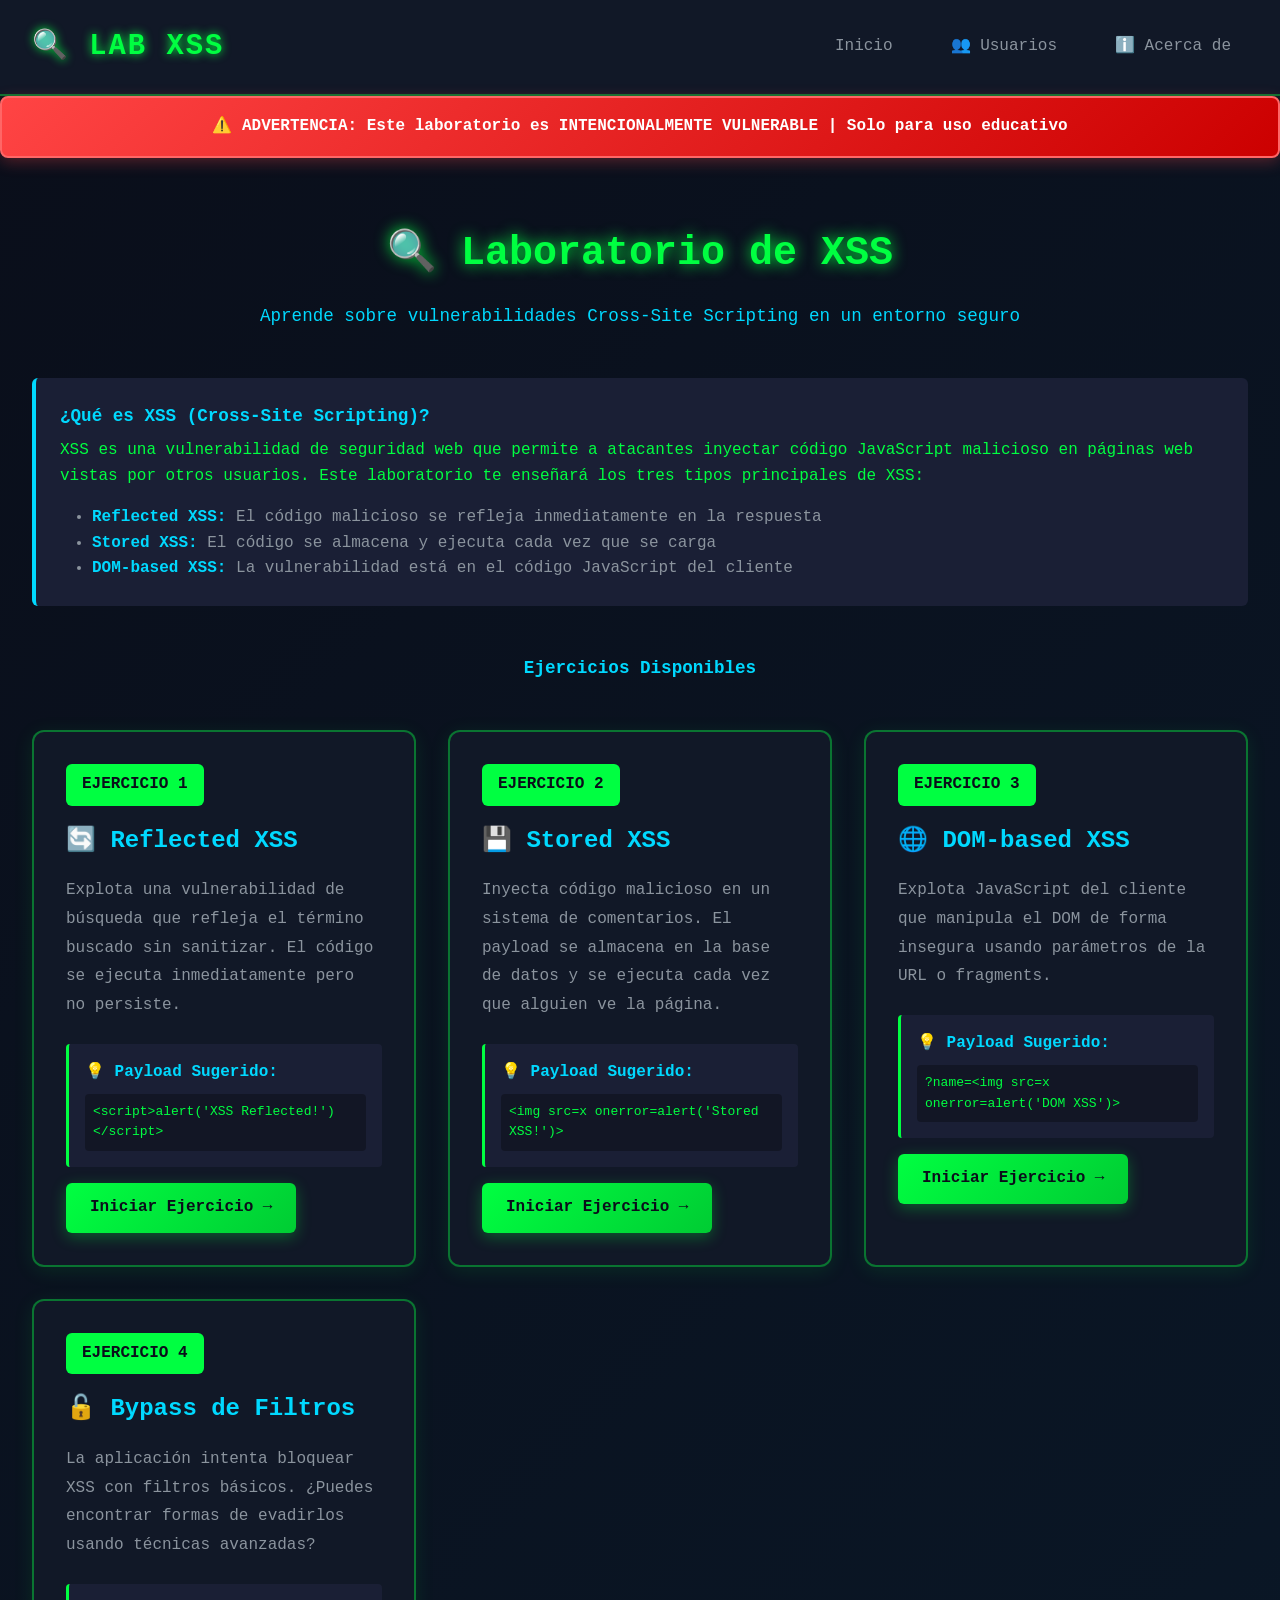
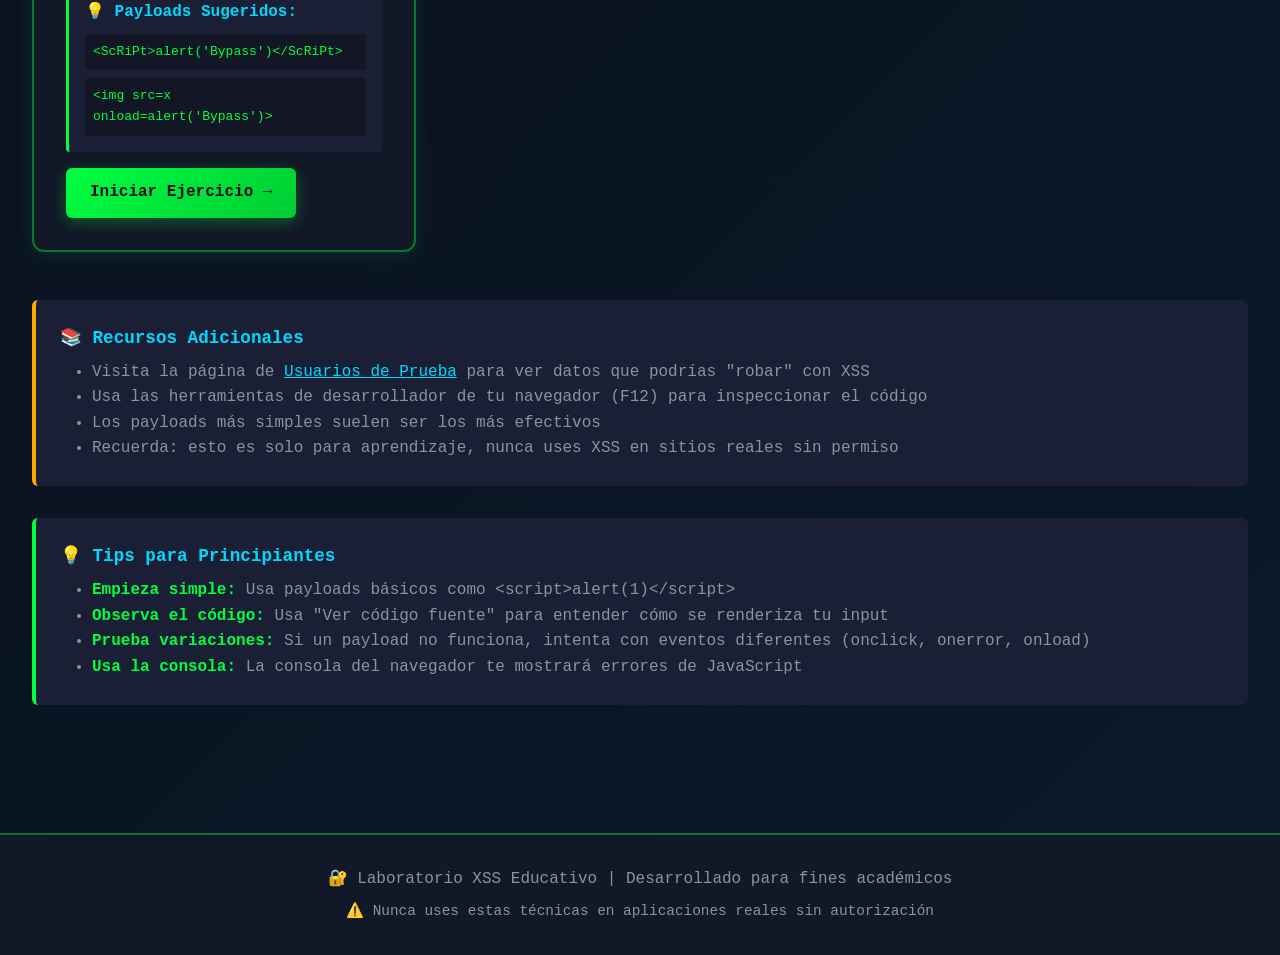
<file: templates/index.html>
<!DOCTYPE html>
<html lang="es">
<head>
    <meta charset="UTF-8">
    <meta name="viewport" content="width=device-width, initial-scale=1.0">
    <title>🔍 Laboratorio XSS - Inicio</title>
    <link rel="stylesheet" href="/static/style.css">
</head>
<body>
    <!-- Header -->
    <header class="header">
        <div class="header-content">
            <a href="/" class="logo">🔍 LAB XSS</a>
            <nav>
                <ul class="nav">
                    <li><a href="/">Inicio</a></li>
                    <li><a href="/users">👥 Usuarios</a></li>
                    <li><a href="/about">ℹ️ Acerca de</a></li>
                </ul>
            </nav>
        </div>
    </header>

    <!-- Warning Banner -->
    <div class="warning-banner">
        ⚠️ ADVERTENCIA: Este laboratorio es INTENCIONALMENTE VULNERABLE | Solo para uso educativo
    </div>

    <!-- Main Content -->
    <div class="container">
        <h1 class="page-title animate-glow">🔍 Laboratorio de XSS</h1>
        <p class="page-subtitle">Aprende sobre vulnerabilidades Cross-Site Scripting en un entorno seguro</p>

        <!-- Introduction -->
        <div class="info-box">
            <div class="info-title">¿Qué es XSS (Cross-Site Scripting)?</div>
            <p>XSS es una vulnerabilidad de seguridad web que permite a atacantes inyectar código JavaScript malicioso en páginas web vistas por otros usuarios. Este laboratorio te enseñará los tres tipos principales de XSS:</p>
            <ul style="margin-top: 1rem; margin-left: 2rem; color: #8b949e;">
                <li><strong style="color: #00d9ff;">Reflected XSS:</strong> El código malicioso se refleja inmediatamente en la respuesta</li>
                <li><strong style="color: #00d9ff;">Stored XSS:</strong> El código se almacena y ejecuta cada vez que se carga</li>
                <li><strong style="color: #00d9ff;">DOM-based XSS:</strong> La vulnerabilidad está en el código JavaScript del cliente</li>
            </ul>
        </div>

        <!-- Exercises Grid -->
        <h2 class="page-subtitle" style="margin-top: 3rem;">Ejercicios Disponibles</h2>
        <div class="exercise-grid">
            <!-- Exercise 1: Reflected XSS -->
            <div class="exercise-card">
                <span class="exercise-number">EJERCICIO 1</span>
                <h3 class="exercise-title">🔄 Reflected XSS</h3>
                <p class="exercise-description">
                    Explota una vulnerabilidad de búsqueda que refleja el término buscado sin sanitizar. 
                    El código se ejecuta inmediatamente pero no persiste.
                </p>
                <div class="exercise-payload">
                    <div class="payload-label">💡 Payload Sugerido:</div>
                    <code class="payload-code">&lt;script&gt;alert('XSS Reflected!')&lt;/script&gt;</code>
                </div>
                <a href="/reflected" class="btn">Iniciar Ejercicio →</a>
            </div>

            <!-- Exercise 2: Stored XSS -->
            <div class="exercise-card">
                <span class="exercise-number">EJERCICIO 2</span>
                <h3 class="exercise-title">💾 Stored XSS</h3>
                <p class="exercise-description">
                    Inyecta código malicioso en un sistema de comentarios. El payload se almacena en 
                    la base de datos y se ejecuta cada vez que alguien ve la página.
                </p>
                <div class="exercise-payload">
                    <div class="payload-label">💡 Payload Sugerido:</div>
                    <code class="payload-code">&lt;img src=x onerror=alert('Stored XSS!')&gt;</code>
                </div>
                <a href="/stored" class="btn">Iniciar Ejercicio →</a>
            </div>

            <!-- Exercise 3: DOM-based XSS -->
            <div class="exercise-card">
                <span class="exercise-number">EJERCICIO 3</span>
                <h3 class="exercise-title">🌐 DOM-based XSS</h3>
                <p class="exercise-description">
                    Explota JavaScript del cliente que manipula el DOM de forma insegura usando 
                    parámetros de la URL o fragments.
                </p>
                <div class="exercise-payload">
                    <div class="payload-label">💡 Payload Sugerido:</div>
                    <code class="payload-code">?name=&lt;img src=x onerror=alert('DOM XSS')&gt;</code>
                </div>
                <a href="/dom" class="btn">Iniciar Ejercicio →</a>
            </div>

            <!-- Exercise 4: Filter Bypass -->
            <div class="exercise-card">
                <span class="exercise-number">EJERCICIO 4</span>
                <h3 class="exercise-title">🔓 Bypass de Filtros</h3>
                <p class="exercise-description">
                    La aplicación intenta bloquear XSS con filtros básicos. ¿Puedes encontrar 
                    formas de evadirlos usando técnicas avanzadas?
                </p>
                <div class="exercise-payload">
                    <div class="payload-label">💡 Payloads Sugeridos:</div>
                    <code class="payload-code">&lt;ScRiPt&gt;alert('Bypass')&lt;/ScRiPt&gt;</code>
                    <code class="payload-code" style="margin-top: 0.5rem;">&lt;img src=x onload=alert('Bypass')&gt;</code>
                </div>
                <a href="/bypass" class="btn">Iniciar Ejercicio →</a>
            </div>
        </div>

        <!-- Additional Resources -->
        <div class="info-box warning" style="margin-top: 3rem;">
            <div class="info-title">📚 Recursos Adicionales</div>
            <ul style="margin-left: 2rem; color: #8b949e; margin-top: 0.5rem;">
                <li>Visita la página de <a href="/users" style="color: #00d9ff;">Usuarios de Prueba</a> para ver datos que podrías "robar" con XSS</li>
                <li>Usa las herramientas de desarrollador de tu navegador (F12) para inspeccionar el código</li>
                <li>Los payloads más simples suelen ser los más efectivos</li>
                <li>Recuerda: esto es solo para aprendizaje, nunca uses XSS en sitios reales sin permiso</li>
            </ul>
        </div>

        <!-- Tips Section -->
        <div class="info-box success" style="margin-top: 2rem;">
            <div class="info-title">💡 Tips para Principiantes</div>
            <ul style="margin-left: 2rem; color: #8b949e; margin-top: 0.5rem;">
                <li><strong style="color: #00ff41;">Empieza simple:</strong> Usa payloads básicos como &lt;script&gt;alert(1)&lt;/script&gt;</li>
                <li><strong style="color: #00ff41;">Observa el código:</strong> Usa "Ver código fuente" para entender cómo se renderiza tu input</li>
                <li><strong style="color: #00ff41;">Prueba variaciones:</strong> Si un payload no funciona, intenta con eventos diferentes (onclick, onerror, onload)</li>
                <li><strong style="color: #00ff41;">Usa la consola:</strong> La consola del navegador te mostrará errores de JavaScript</li>
            </ul>
        </div>
    </div>

    <!-- Footer -->
    <footer class="footer">
        <p>🔐 Laboratorio XSS Educativo | Desarrollado para fines académicos</p>
        <p style="margin-top: 0.5rem; font-size: 0.9rem;">⚠️ Nunca uses estas técnicas en aplicaciones reales sin autorización</p>
    </footer>

    <script>
        // Mensaje de bienvenida en consola
        console.log('%c🔍 Laboratorio XSS - Sistema Vulnerable', 'color: #00ff41; font-size: 20px; font-weight: bold;');
        console.log('%c⚠️  Este sistema es intencionalmente vulnerable para fines educativos', 'color: #ffaa00; font-size: 14px;');
        console.log('%c💡 Usa las herramientas de desarrollador para inspeccionar el código', 'color: #00d9ff; font-size: 12px;');
    </script>
</body>
</html>
</file>
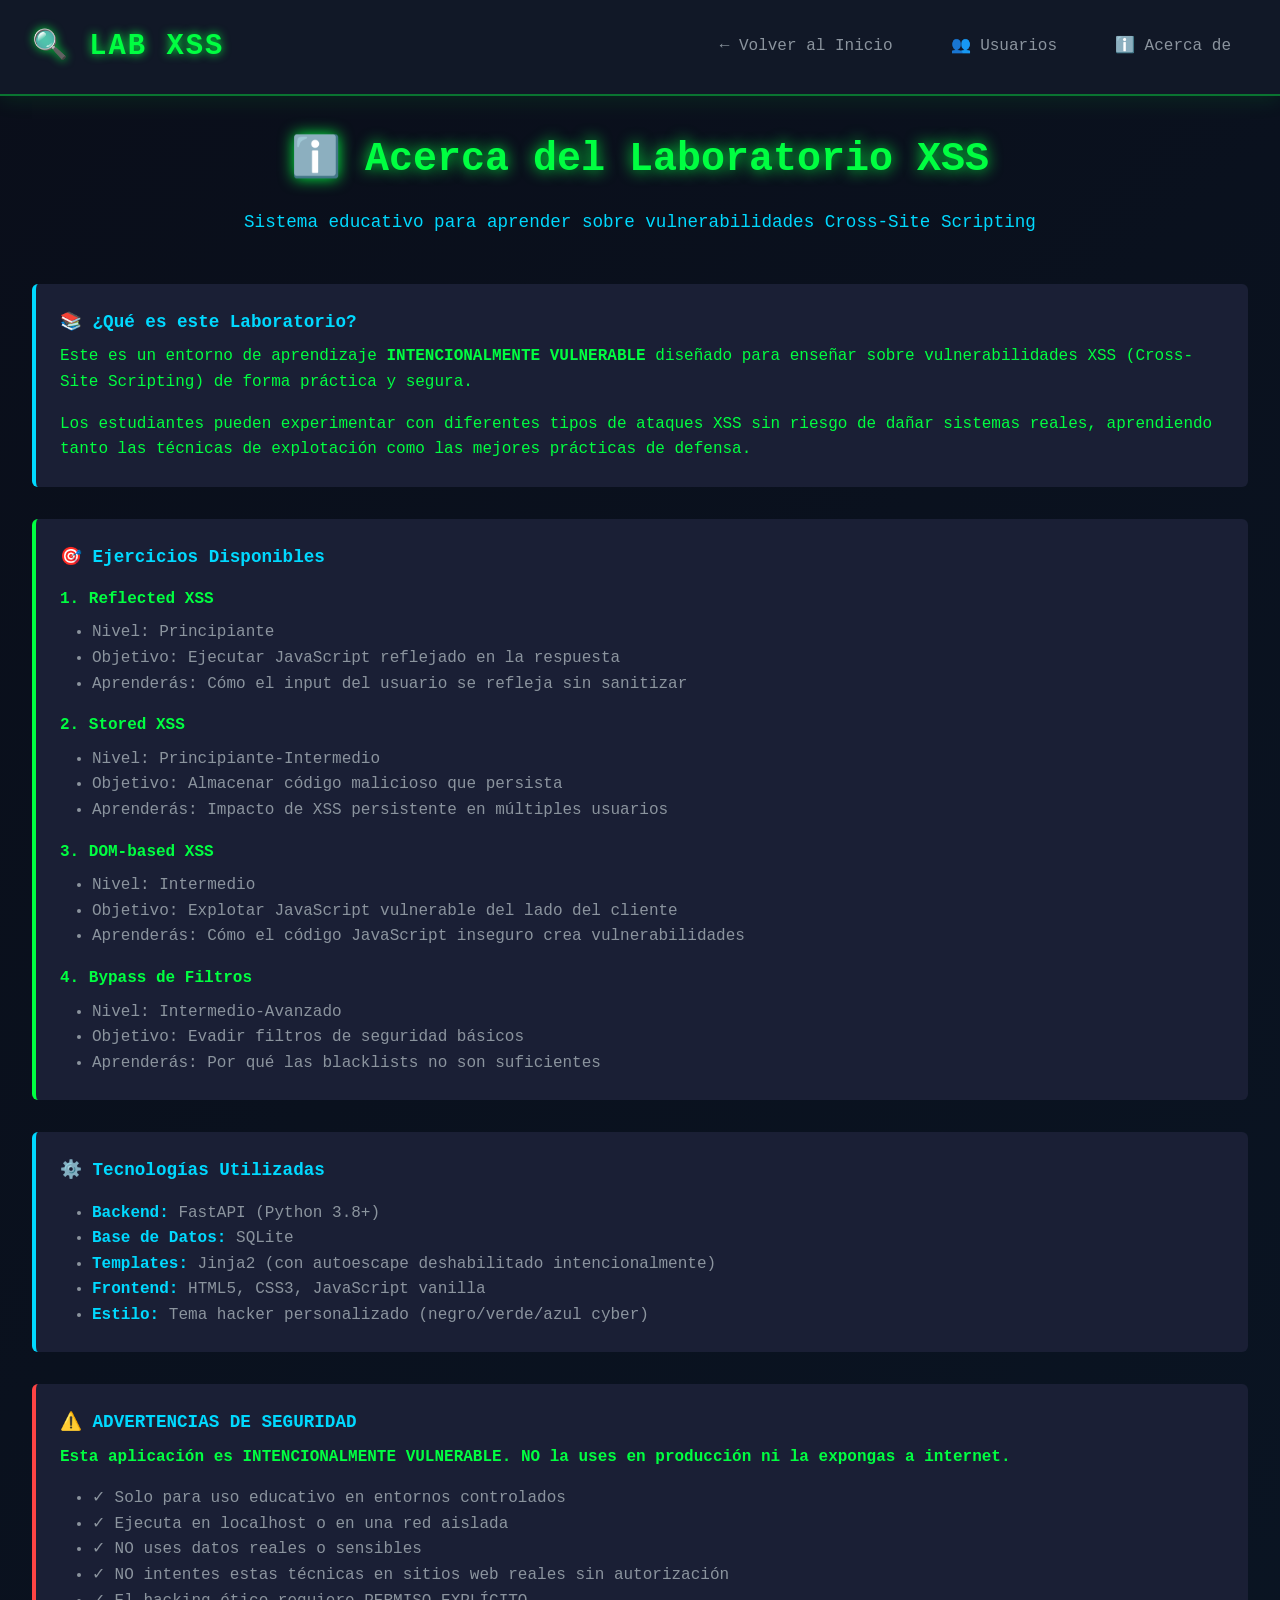
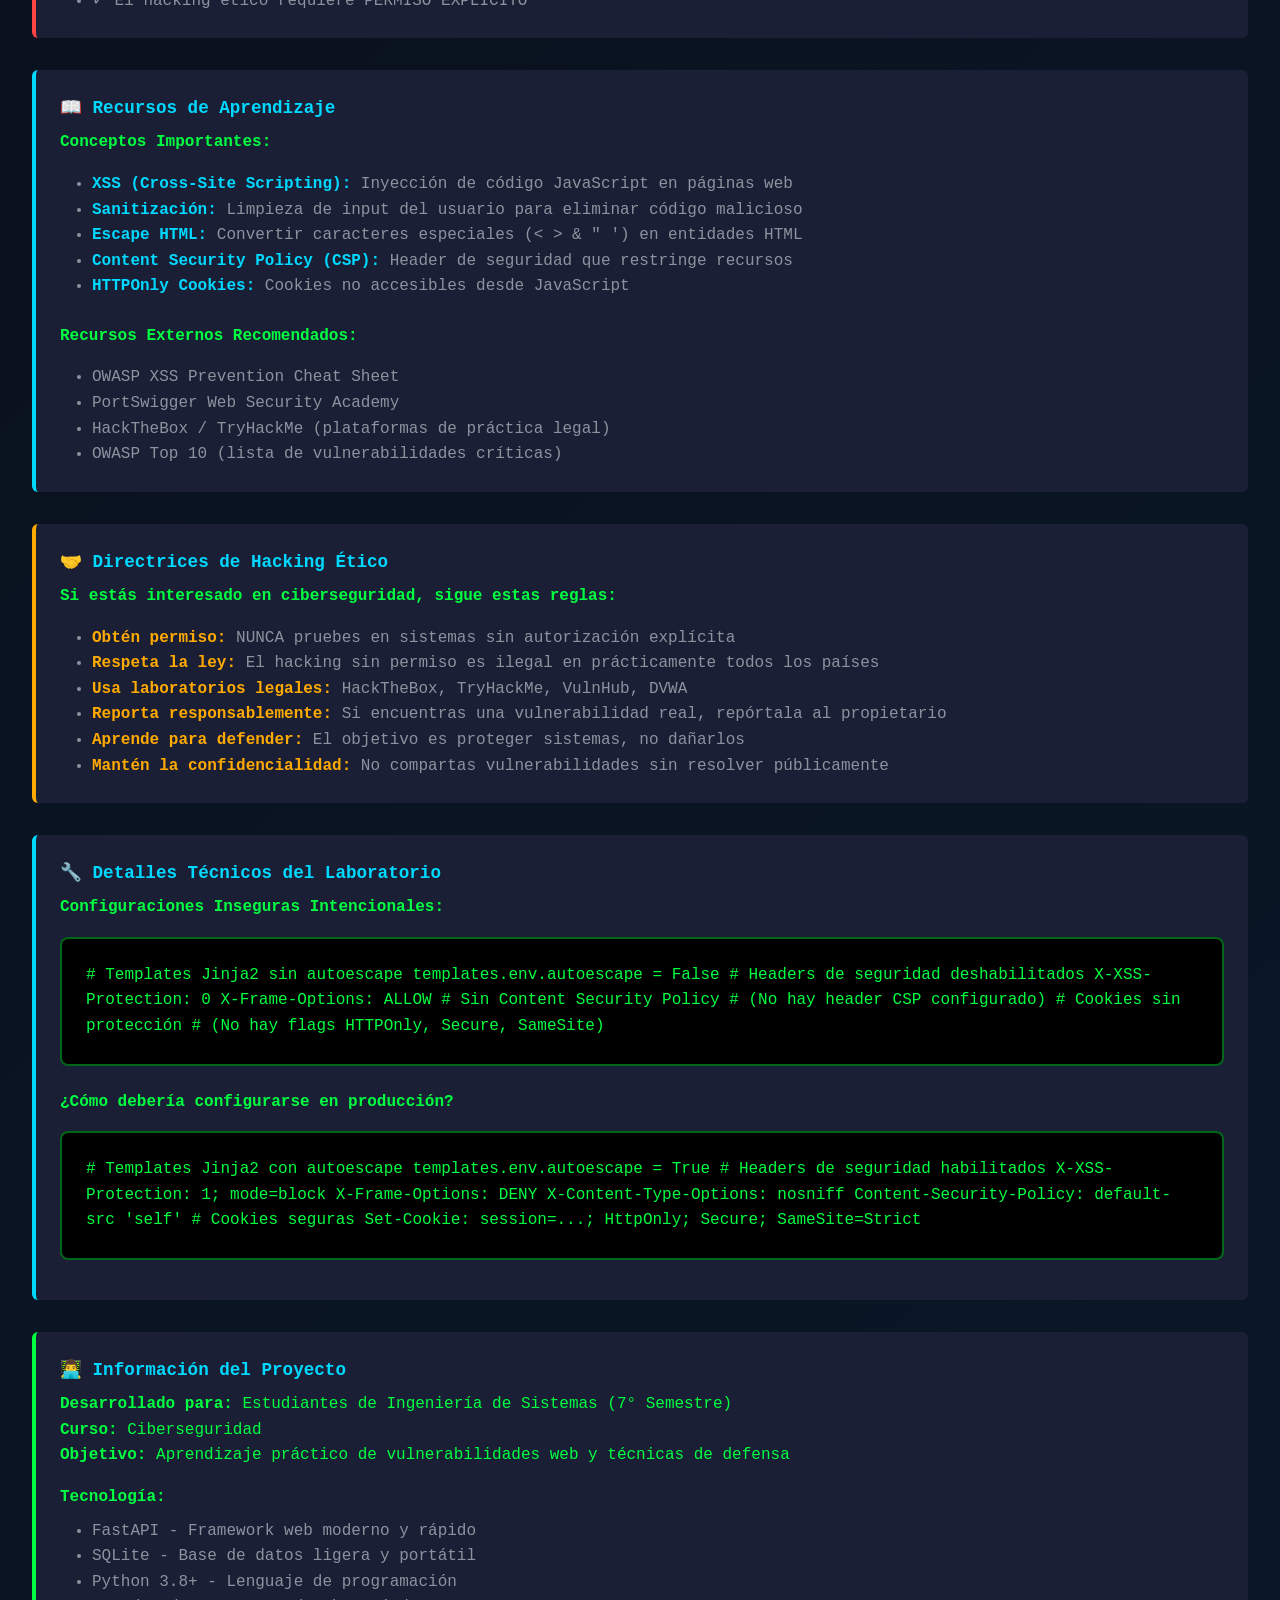
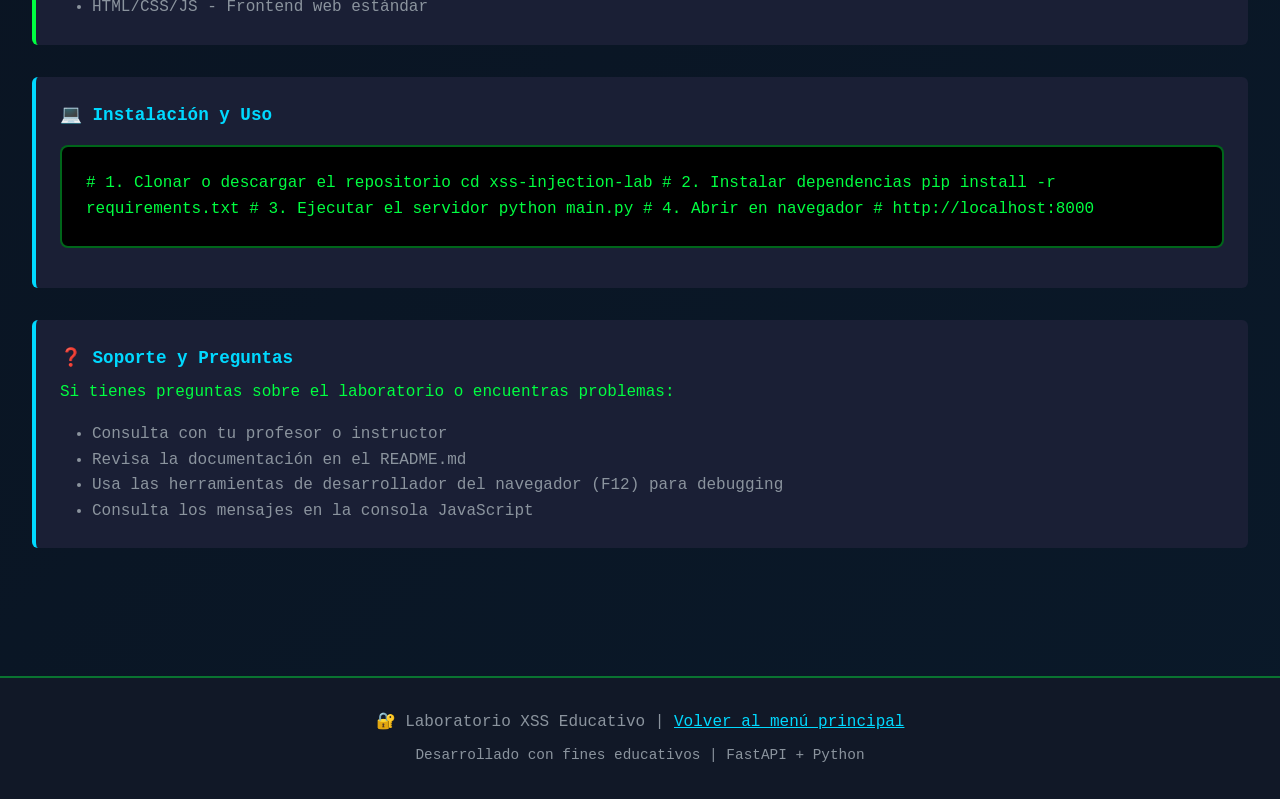
<file: templates/about.html>
<!DOCTYPE html>
<html lang="es">
<head>
    <meta charset="UTF-8">
    <meta name="viewport" content="width=device-width, initial-scale=1.0">
    <title>Acerca del Laboratorio</title>
    <link rel="stylesheet" href="/static/style.css">
</head>
<body>
    <!-- Header -->
    <header class="header">
        <div class="header-content">
            <a href="/" class="logo">🔍 LAB XSS</a>
            <nav>
                <ul class="nav">
                    <li><a href="/">← Volver al Inicio</a></li>
                    <li><a href="/users">👥 Usuarios</a></li>
                    <li><a href="/about">ℹ️ Acerca de</a></li>
                </ul>
            </nav>
        </div>
    </header>

    <div class="container">
        <h1 class="page-title">ℹ️ Acerca del Laboratorio XSS</h1>
        <p class="page-subtitle">Sistema educativo para aprender sobre vulnerabilidades Cross-Site Scripting</p>

        <!-- Overview -->
        <div class="info-box">
            <div class="info-title">📚 ¿Qué es este Laboratorio?</div>
            <p>Este es un entorno de aprendizaje <strong>INTENCIONALMENTE VULNERABLE</strong> diseñado para enseñar sobre vulnerabilidades XSS (Cross-Site Scripting) de forma práctica y segura.</p>
            <p style="margin-top: 1rem;">Los estudiantes pueden experimentar con diferentes tipos de ataques XSS sin riesgo de dañar sistemas reales, aprendiendo tanto las técnicas de explotación como las mejores prácticas de defensa.</p>
        </div>

        <!-- Exercises -->
        <div class="info-box success" style="margin-top: 2rem;">
            <div class="info-title">🎯 Ejercicios Disponibles</div>
            <div style="margin-top: 1rem;">
                <p><strong style="color: #00ff41;">1. Reflected XSS</strong></p>
                <ul style="margin-left: 2rem; color: #8b949e; margin-top: 0.5rem;">
                    <li>Nivel: Principiante</li>
                    <li>Objetivo: Ejecutar JavaScript reflejado en la respuesta</li>
                    <li>Aprenderás: Cómo el input del usuario se refleja sin sanitizar</li>
                </ul>

                <p style="margin-top: 1rem;"><strong style="color: #00ff41;">2. Stored XSS</strong></p>
                <ul style="margin-left: 2rem; color: #8b949e; margin-top: 0.5rem;">
                    <li>Nivel: Principiante-Intermedio</li>
                    <li>Objetivo: Almacenar código malicioso que persista</li>
                    <li>Aprenderás: Impacto de XSS persistente en múltiples usuarios</li>
                </ul>

                <p style="margin-top: 1rem;"><strong style="color: #00ff41;">3. DOM-based XSS</strong></p>
                <ul style="margin-left: 2rem; color: #8b949e; margin-top: 0.5rem;">
                    <li>Nivel: Intermedio</li>
                    <li>Objetivo: Explotar JavaScript vulnerable del lado del cliente</li>
                    <li>Aprenderás: Cómo el código JavaScript inseguro crea vulnerabilidades</li>
                </ul>

                <p style="margin-top: 1rem;"><strong style="color: #00ff41;">4. Bypass de Filtros</strong></p>
                <ul style="margin-left: 2rem; color: #8b949e; margin-top: 0.5rem;">
                    <li>Nivel: Intermedio-Avanzado</li>
                    <li>Objetivo: Evadir filtros de seguridad básicos</li>
                    <li>Aprenderás: Por qué las blacklists no son suficientes</li>
                </ul>
            </div>
        </div>

        <!-- Technologies -->
        <div class="info-box" style="margin-top: 2rem;">
            <div class="info-title">⚙️ Tecnologías Utilizadas</div>
            <ul style="margin-top: 1rem; margin-left: 2rem; color: #8b949e;">
                <li><strong style="color: #00d9ff;">Backend:</strong> FastAPI (Python 3.8+)</li>
                <li><strong style="color: #00d9ff;">Base de Datos:</strong> SQLite</li>
                <li><strong style="color: #00d9ff;">Templates:</strong> Jinja2 (con autoescape deshabilitado intencionalmente)</li>
                <li><strong style="color: #00d9ff;">Frontend:</strong> HTML5, CSS3, JavaScript vanilla</li>
                <li><strong style="color: #00d9ff;">Estilo:</strong> Tema hacker personalizado (negro/verde/azul cyber)</li>
            </ul>
        </div>

        <!-- Security Notice -->
        <div class="info-box danger" style="margin-top: 2rem;">
            <div class="info-title">⚠️ ADVERTENCIAS DE SEGURIDAD</div>
            <p><strong>Esta aplicación es INTENCIONALMENTE VULNERABLE. NO la uses en producción ni la expongas a internet.</strong></p>
            <ul style="margin-top: 1rem; margin-left: 2rem; color: #8b949e;">
                <li>✓ Solo para uso educativo en entornos controlados</li>
                <li>✓ Ejecuta en localhost o en una red aislada</li>
                <li>✓ NO uses datos reales o sensibles</li>
                <li>✓ NO intentes estas técnicas en sitios web reales sin autorización</li>
                <li>✓ El hacking ético requiere PERMISO EXPLÍCITO</li>
            </ul>
        </div>

        <!-- Learning Resources -->
        <div class="info-box" style="margin-top: 2rem;">
            <div class="info-title">📖 Recursos de Aprendizaje</div>
            <p><strong>Conceptos Importantes:</strong></p>
            <ul style="margin-top: 1rem; margin-left: 2rem; color: #8b949e;">
                <li><strong style="color: #00d9ff;">XSS (Cross-Site Scripting):</strong> Inyección de código JavaScript en páginas web</li>
                <li><strong style="color: #00d9ff;">Sanitización:</strong> Limpieza de input del usuario para eliminar código malicioso</li>
                <li><strong style="color: #00d9ff;">Escape HTML:</strong> Convertir caracteres especiales (&lt; &gt; &amp; " ') en entidades HTML</li>
                <li><strong style="color: #00d9ff;">Content Security Policy (CSP):</strong> Header de seguridad que restringe recursos</li>
                <li><strong style="color: #00d9ff;">HTTPOnly Cookies:</strong> Cookies no accesibles desde JavaScript</li>
            </ul>

            <p style="margin-top: 1.5rem;"><strong>Recursos Externos Recomendados:</strong></p>
            <ul style="margin-top: 1rem; margin-left: 2rem; color: #8b949e;">
                <li>OWASP XSS Prevention Cheat Sheet</li>
                <li>PortSwigger Web Security Academy</li>
                <li>HackTheBox / TryHackMe (plataformas de práctica legal)</li>
                <li>OWASP Top 10 (lista de vulnerabilidades críticas)</li>
            </ul>
        </div>

        <!-- Ethical Guidelines -->
        <div class="info-box warning" style="margin-top: 2rem;">
            <div class="info-title">🤝 Directrices de Hacking Ético</div>
            <p><strong>Si estás interesado en ciberseguridad, sigue estas reglas:</strong></p>
            <ul style="margin-top: 1rem; margin-left: 2rem; color: #8b949e;">
                <li><strong style="color: #ffaa00;">Obtén permiso:</strong> NUNCA pruebes en sistemas sin autorización explícita</li>
                <li><strong style="color: #ffaa00;">Respeta la ley:</strong> El hacking sin permiso es ilegal en prácticamente todos los países</li>
                <li><strong style="color: #ffaa00;">Usa laboratorios legales:</strong> HackTheBox, TryHackMe, VulnHub, DVWA</li>
                <li><strong style="color: #ffaa00;">Reporta responsablemente:</strong> Si encuentras una vulnerabilidad real, repórtala al propietario</li>
                <li><strong style="color: #ffaa00;">Aprende para defender:</strong> El objetivo es proteger sistemas, no dañarlos</li>
                <li><strong style="color: #ffaa00;">Mantén la confidencialidad:</strong> No compartas vulnerabilidades sin resolver públicamente</li>
            </ul>
        </div>

        <!-- Technical Details -->
        <div class="info-box" style="margin-top: 2rem;">
            <div class="info-title">🔧 Detalles Técnicos del Laboratorio</div>
            <p><strong>Configuraciones Inseguras Intencionales:</strong></p>
            <div class="code-block" style="margin-top: 1rem;">
                <code># Templates Jinja2 sin autoescape
templates.env.autoescape = False

# Headers de seguridad deshabilitados
X-XSS-Protection: 0
X-Frame-Options: ALLOW

# Sin Content Security Policy
# (No hay header CSP configurado)

# Cookies sin protección
# (No hay flags HTTPOnly, Secure, SameSite)</code>
            </div>

            <p style="margin-top: 1.5rem;"><strong>¿Cómo debería configurarse en producción?</strong></p>
            <div class="code-block">
                <code># Templates Jinja2 con autoescape
templates.env.autoescape = True

# Headers de seguridad habilitados
X-XSS-Protection: 1; mode=block
X-Frame-Options: DENY
X-Content-Type-Options: nosniff
Content-Security-Policy: default-src 'self'

# Cookies seguras
Set-Cookie: session=...; HttpOnly; Secure; SameSite=Strict</code>
            </div>
        </div>

        <!-- Contributors -->
        <div class="info-box success" style="margin-top: 2rem;">
            <div class="info-title">👨‍💻 Información del Proyecto</div>
            <p><strong>Desarrollado para:</strong> Estudiantes de Ingeniería de Sistemas (7° Semestre)</p>
            <p><strong>Curso:</strong> Ciberseguridad</p>
            <p><strong>Objetivo:</strong> Aprendizaje práctico de vulnerabilidades web y técnicas de defensa</p>
            <p style="margin-top: 1rem;"><strong>Tecnología:</strong></p>
            <ul style="margin-left: 2rem; color: #8b949e; margin-top: 0.5rem;">
                <li>FastAPI - Framework web moderno y rápido</li>
                <li>SQLite - Base de datos ligera y portátil</li>
                <li>Python 3.8+ - Lenguaje de programación</li>
                <li>HTML/CSS/JS - Frontend web estándar</li>
            </ul>
        </div>

        <!-- Installation -->
        <div class="info-box" style="margin-top: 2rem;">
            <div class="info-title">💻 Instalación y Uso</div>
            <div class="code-block" style="margin-top: 1rem;">
                <code># 1. Clonar o descargar el repositorio
cd xss-injection-lab

# 2. Instalar dependencias
pip install -r requirements.txt

# 3. Ejecutar el servidor
python main.py

# 4. Abrir en navegador
# http://localhost:8000</code>
            </div>
        </div>

        <!-- Support -->
        <div class="info-box" style="margin-top: 2rem;">
            <div class="info-title">❓ Soporte y Preguntas</div>
            <p>Si tienes preguntas sobre el laboratorio o encuentras problemas:</p>
            <ul style="margin-top: 1rem; margin-left: 2rem; color: #8b949e;">
                <li>Consulta con tu profesor o instructor</li>
                <li>Revisa la documentación en el README.md</li>
                <li>Usa las herramientas de desarrollador del navegador (F12) para debugging</li>
                <li>Consulta los mensajes en la consola JavaScript</li>
            </ul>
        </div>
    </div>

    <footer class="footer">
        <p>🔐 Laboratorio XSS Educativo | <a href="/" style="color: #00d9ff;">Volver al menú principal</a></p>
        <p style="margin-top: 0.5rem; font-size: 0.9rem;">Desarrollado con fines educativos | FastAPI + Python</p>
    </footer>

    <script>
        console.log('%cℹ️  Acerca del Laboratorio XSS', 'color: #00ff41; font-size: 18px; font-weight: bold;');
        console.log('%c🎓 Sistema educativo para aprender sobre vulnerabilidades XSS', 'color: #00d9ff; font-size: 12px;');
        console.log('%c⚠️  Recuerda: Solo usa estas técnicas en entornos autorizados', 'color: #ffaa00; font-size: 12px;');
    </script>
</body>
</html>
</file>
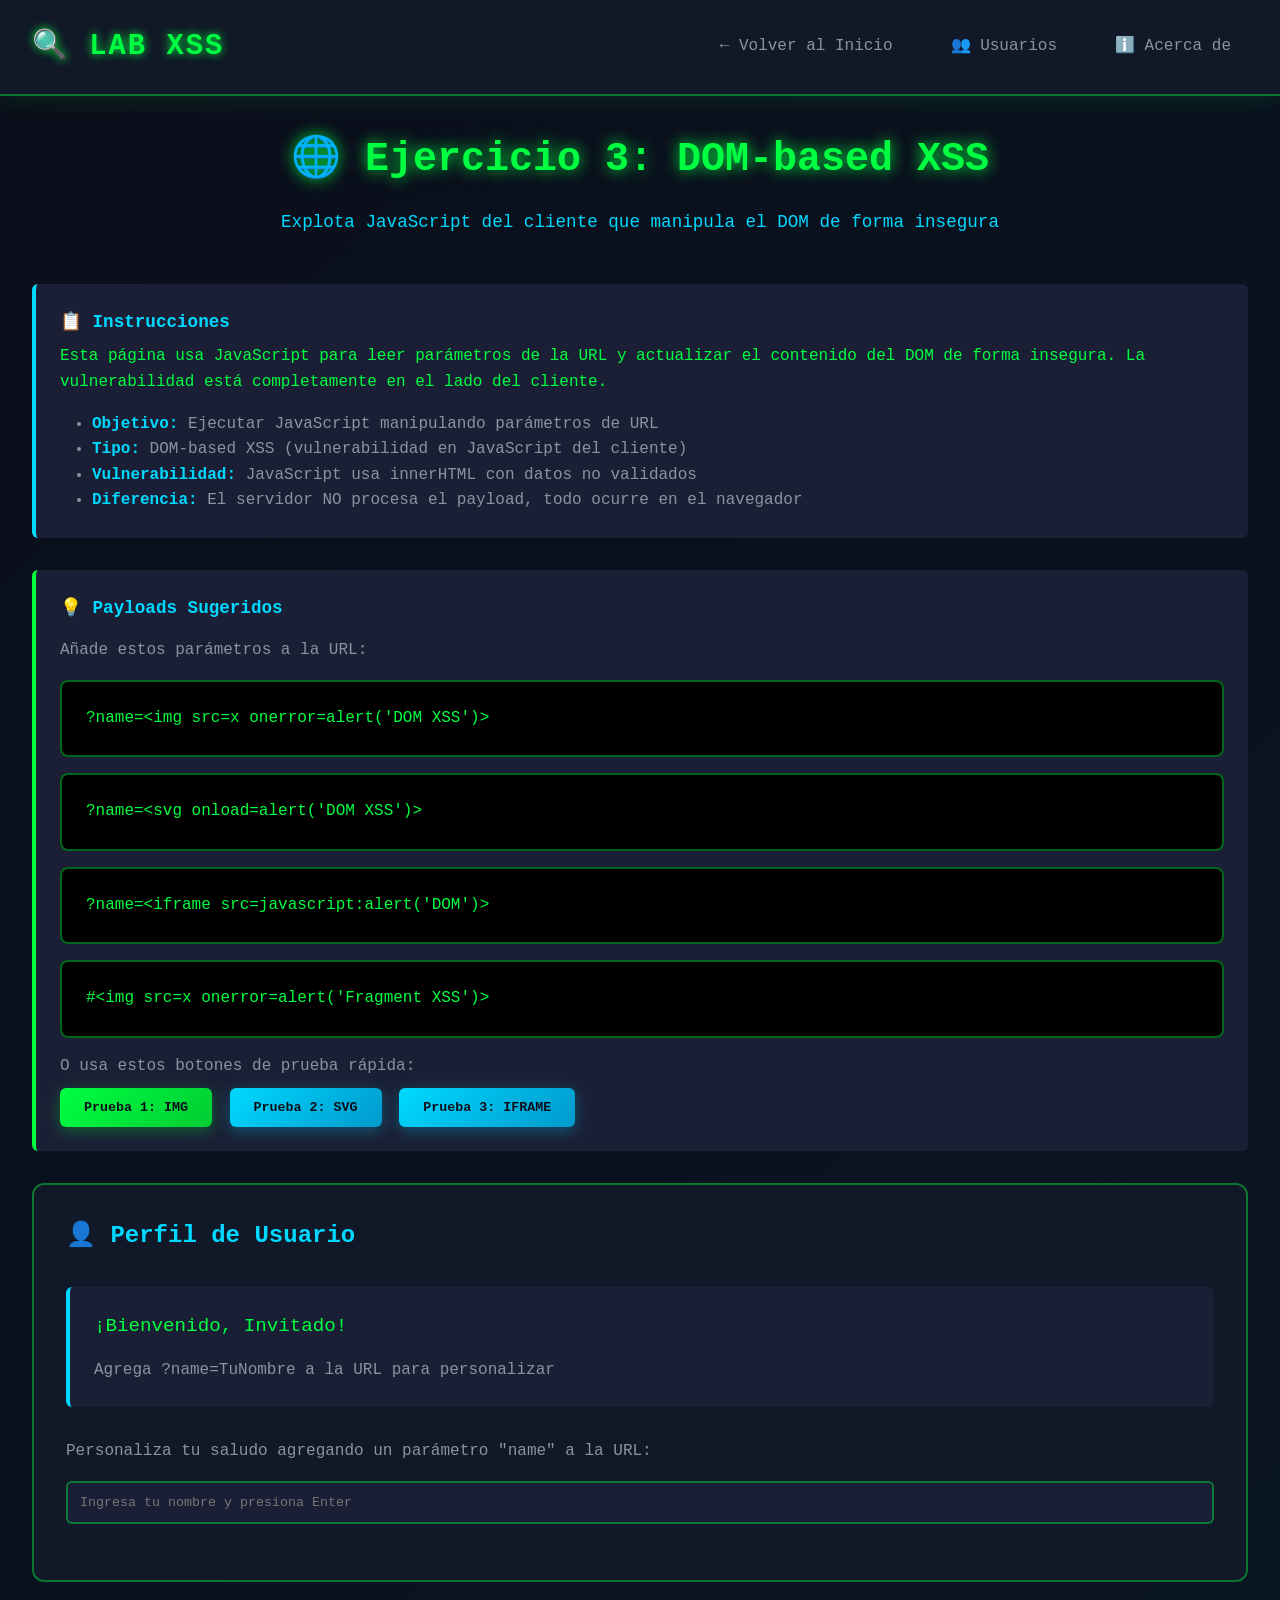
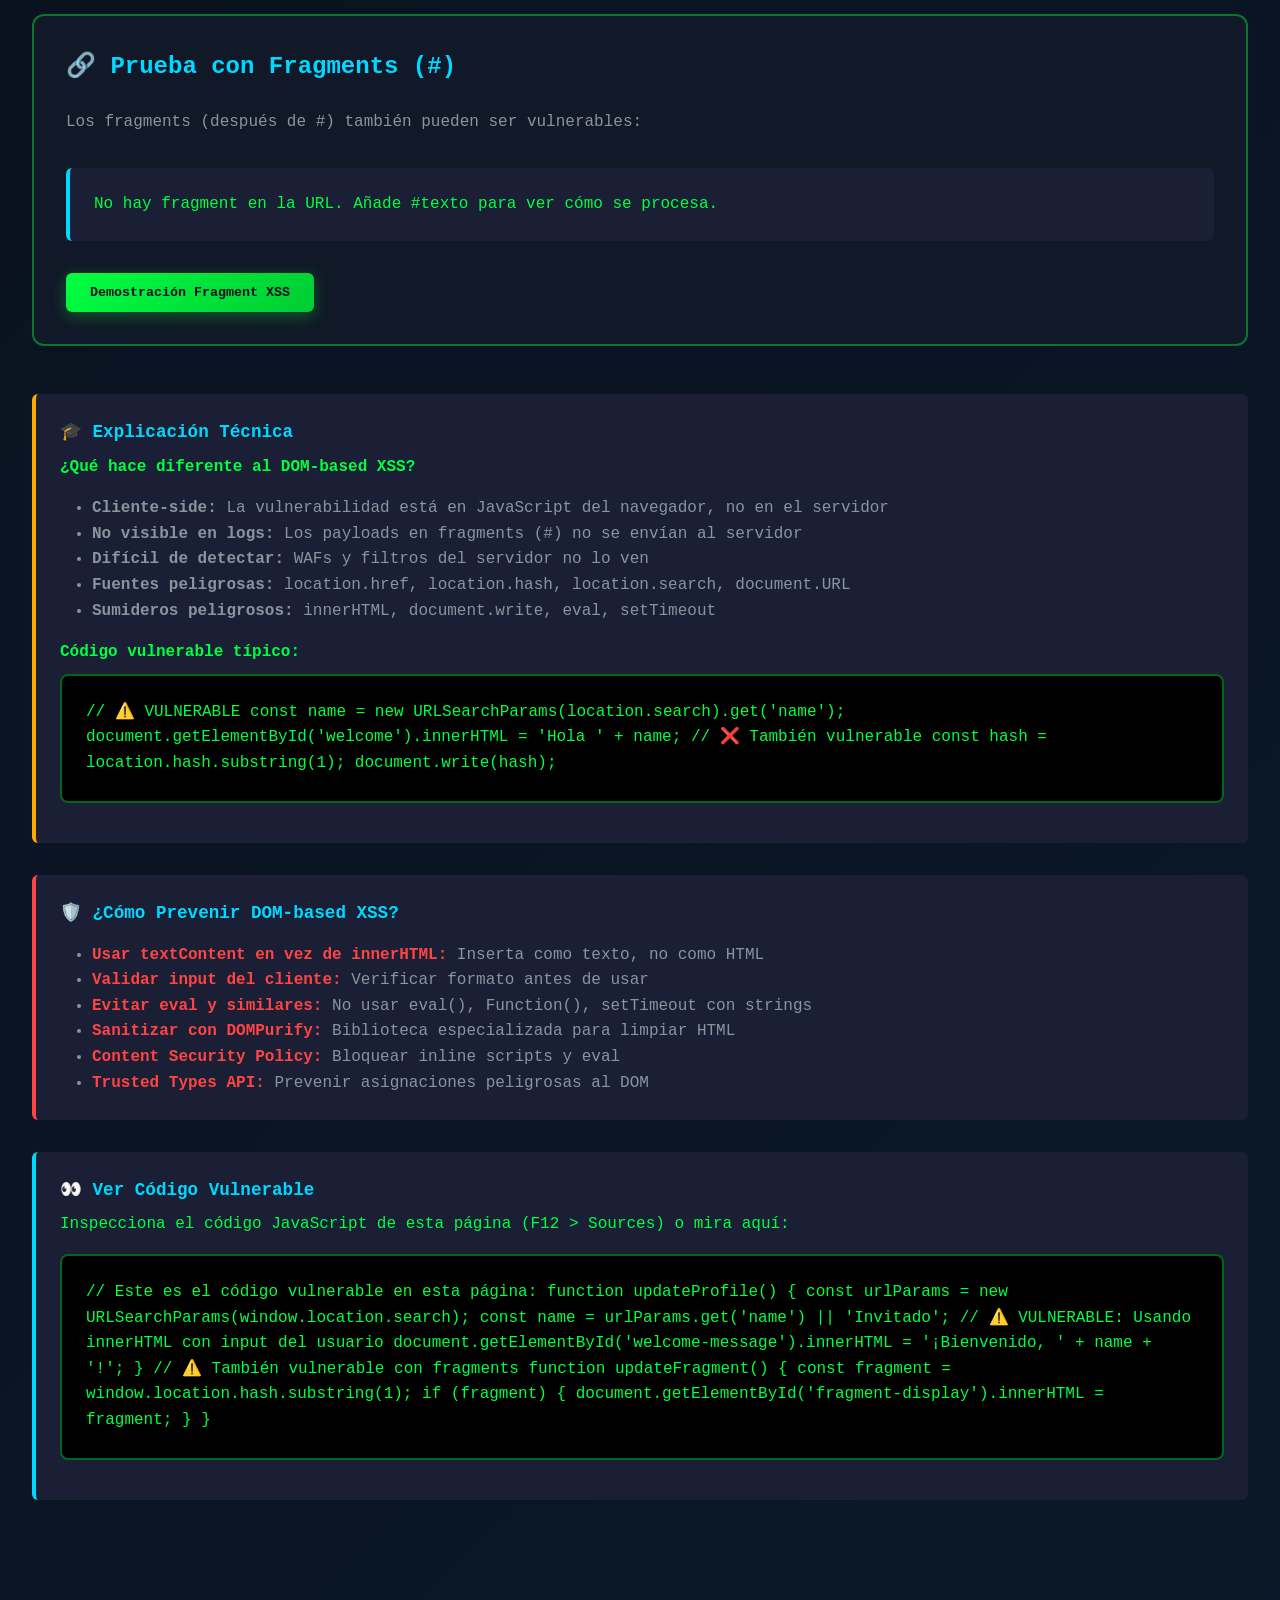
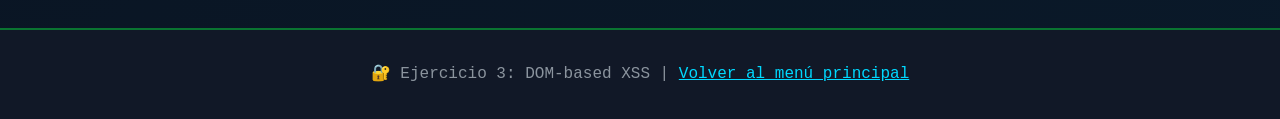
<file: templates/dom.html>
<!DOCTYPE html>
<html lang="es">
<head>
    <meta charset="UTF-8">
    <meta name="viewport" content="width=device-width, initial-scale=1.0">
    <title>Ejercicio 3: DOM-based XSS</title>
    <link rel="stylesheet" href="/static/style.css">
</head>
<body>
    <!-- Header -->
    <header class="header">
        <div class="header-content">
            <a href="/" class="logo">🔍 LAB XSS</a>
            <nav>
                <ul class="nav">
                    <li><a href="/">← Volver al Inicio</a></li>
                    <li><a href="/users">👥 Usuarios</a></li>
                    <li><a href="/about">ℹ️ Acerca de</a></li>
                </ul>
            </nav>
        </div>
    </header>

    <div class="container">
        <h1 class="page-title">🌐 Ejercicio 3: DOM-based XSS</h1>
        <p class="page-subtitle">Explota JavaScript del cliente que manipula el DOM de forma insegura</p>

        <!-- Instructions -->
        <div class="info-box">
            <div class="info-title">📋 Instrucciones</div>
            <p>Esta página usa JavaScript para leer parámetros de la URL y actualizar el contenido del DOM de forma insegura. La vulnerabilidad está completamente en el lado del cliente.</p>
            <ul style="margin-top: 1rem; margin-left: 2rem; color: #8b949e;">
                <li><strong style="color: #00d9ff;">Objetivo:</strong> Ejecutar JavaScript manipulando parámetros de URL</li>
                <li><strong style="color: #00d9ff;">Tipo:</strong> DOM-based XSS (vulnerabilidad en JavaScript del cliente)</li>
                <li><strong style="color: #00d9ff;">Vulnerabilidad:</strong> JavaScript usa innerHTML con datos no validados</li>
                <li><strong style="color: #00d9ff;">Diferencia:</strong> El servidor NO procesa el payload, todo ocurre en el navegador</li>
            </ul>
        </div>

        <!-- Payloads Sugeridos -->
        <div class="info-box success">
            <div class="info-title">💡 Payloads Sugeridos</div>
            <div style="margin-top: 1rem;">
                <p style="color: #8b949e; margin-bottom: 0.5rem;">Añade estos parámetros a la URL:</p>
                <div class="code-block">
                    <code>?name=&lt;img src=x onerror=alert('DOM XSS')&gt;</code>
                </div>
                <div class="code-block">
                    <code>?name=&lt;svg onload=alert('DOM XSS')&gt;</code>
                </div>
                <div class="code-block">
                    <code>?name=&lt;iframe src=javascript:alert('DOM')&gt;</code>
                </div>
                <div class="code-block">
                    <code>#&lt;img src=x onerror=alert('Fragment XSS')&gt;</code>
                </div>
            </div>
            <div style="margin-top: 1rem;">
                <p style="color: #8b949e; margin-bottom: 0.5rem;">O usa estos botones de prueba rápida:</p>
                <button onclick="testXSS1()" class="btn" style="margin-right: 0.5rem;">Prueba 1: IMG</button>
                <button onclick="testXSS2()" class="btn btn-secondary" style="margin-right: 0.5rem;">Prueba 2: SVG</button>
                <button onclick="testXSS3()" class="btn btn-secondary">Prueba 3: IFRAME</button>
            </div>
        </div>

        <!-- Profile Display Area -->
        <div class="search-box">
            <h2 style="color: #00d9ff; margin-bottom: 1.5rem;">👤 Perfil de Usuario</h2>
            
            <div id="profile-container" class="info-box">
                <div id="welcome-message" style="font-size: 1.2rem; color: #00ff41;">
                    <!-- El JavaScript vulnerable insertará contenido aquí -->
                </div>
                <div id="user-info" style="margin-top: 1rem; color: #8b949e;">
                    <!-- Información adicional del usuario -->
                </div>
            </div>

            <div style="margin-top: 1.5rem;">
                <p style="color: #8b949e; margin-bottom: 1rem;">Personaliza tu saludo agregando un parámetro "name" a la URL:</p>
                <div class="form-group">
                    <input type="text" id="name-input" class="form-input" 
                           placeholder="Ingresa tu nombre y presiona Enter">
                </div>
            </div>
        </div>

        <!-- URL Fragment Demo -->
        <div class="search-box" style="margin-top: 2rem;">
            <h2 style="color: #00d9ff; margin-bottom: 1.5rem;">🔗 Prueba con Fragments (#)</h2>
            <p style="color: #8b949e; margin-bottom: 1rem;">Los fragments (después de #) también pueden ser vulnerables:</p>
            <div id="fragment-display" class="info-box">
                <!-- JavaScript vulnerable insertará el fragment aquí -->
            </div>
            <button onclick="demoFragment()" class="btn">Demostración Fragment XSS</button>
        </div>

        <!-- Educational Info -->
        <div class="info-box warning" style="margin-top: 3rem;">
            <div class="info-title">🎓 Explicación Técnica</div>
            <p><strong>¿Qué hace diferente al DOM-based XSS?</strong></p>
            <ul style="margin-top: 1rem; margin-left: 2rem; color: #8b949e;">
                <li><strong>Cliente-side:</strong> La vulnerabilidad está en JavaScript del navegador, no en el servidor</li>
                <li><strong>No visible en logs:</strong> Los payloads en fragments (#) no se envían al servidor</li>
                <li><strong>Difícil de detectar:</strong> WAFs y filtros del servidor no lo ven</li>
                <li><strong>Fuentes peligrosas:</strong> location.href, location.hash, location.search, document.URL</li>
                <li><strong>Sumideros peligrosos:</strong> innerHTML, document.write, eval, setTimeout</li>
            </ul>
            <p style="margin-top: 1rem;"><strong>Código vulnerable típico:</strong></p>
            <div class="code-block" style="margin-top: 0.5rem;">
                <code>// ⚠️ VULNERABLE
const name = new URLSearchParams(location.search).get('name');
document.getElementById('welcome').innerHTML = 'Hola ' + name;

// ❌ También vulnerable
const hash = location.hash.substring(1);
document.write(hash);</code>
            </div>
        </div>

        <!-- Defense -->
        <div class="info-box danger" style="margin-top: 2rem;">
            <div class="info-title">🛡️ ¿Cómo Prevenir DOM-based XSS?</div>
            <ul style="margin-top: 1rem; margin-left: 2rem; color: #8b949e;">
                <li><strong style="color: #ff4444;">Usar textContent en vez de innerHTML:</strong> Inserta como texto, no como HTML</li>
                <li><strong style="color: #ff4444;">Validar input del cliente:</strong> Verificar formato antes de usar</li>
                <li><strong style="color: #ff4444;">Evitar eval y similares:</strong> No usar eval(), Function(), setTimeout con strings</li>
                <li><strong style="color: #ff4444;">Sanitizar con DOMPurify:</strong> Biblioteca especializada para limpiar HTML</li>
                <li><strong style="color: #ff4444;">Content Security Policy:</strong> Bloquear inline scripts y eval</li>
                <li><strong style="color: #ff4444;">Trusted Types API:</strong> Prevenir asignaciones peligrosas al DOM</li>
            </ul>
        </div>

        <!-- Code Example -->
        <div class="info-box" style="margin-top: 2rem;">
            <div class="info-title">👀 Ver Código Vulnerable</div>
            <p style="margin-bottom: 1rem;">Inspecciona el código JavaScript de esta página (F12 > Sources) o mira aquí:</p>
            <div class="code-block">
                <code>// Este es el código vulnerable en esta página:
function updateProfile() {
    const urlParams = new URLSearchParams(window.location.search);
    const name = urlParams.get('name') || 'Invitado';
    
    // ⚠️ VULNERABLE: Usando innerHTML con input del usuario
    document.getElementById('welcome-message').innerHTML = 
        '¡Bienvenido, ' + name + '!';
}

// ⚠️ También vulnerable con fragments
function updateFragment() {
    const fragment = window.location.hash.substring(1);
    if (fragment) {
        document.getElementById('fragment-display').innerHTML = fragment;
    }
}</code>
            </div>
        </div>
    </div>

    <footer class="footer">
        <p>🔐 Ejercicio 3: DOM-based XSS | <a href="/" style="color: #00d9ff;">Volver al menú principal</a></p>
    </footer>

    <script>
        // Mensaje educativo en consola
        console.log('%c🌐 Ejercicio 3: DOM-based XSS', 'color: #00ff41; font-size: 18px; font-weight: bold;');
        console.log('%cEsta página tiene vulnerabilidades DOM-based XSS', 'color: #ffaa00; font-size: 12px;');
        console.log('%c⚠️  El JavaScript usa innerHTML con datos de la URL sin sanitizar', 'color: #ff4444; font-size: 12px;');

        // ⚠️ FUNCIÓN VULNERABLE 1: Lee parámetro "name" de la URL
        function updateProfile() {
            const urlParams = new URLSearchParams(window.location.search);
            const name = urlParams.get('name');
            
            if (name) {
                // ⚠️ VULNERABLE: innerHTML con input del usuario
                document.getElementById('welcome-message').innerHTML = 
                    '¡Bienvenido, <strong>' + name + '</strong>!';
                
                document.getElementById('user-info').innerHTML = 
                    'Usuario identificado desde parámetros de URL';
                    
                console.log('%c⚠️  Payload detectado en URL:', 'color: #ffaa00; font-size: 12px;', name);
            } else {
                document.getElementById('welcome-message').textContent = 
                    '¡Bienvenido, Invitado!';
                document.getElementById('user-info').innerHTML = 
                    'Agrega ?name=TuNombre a la URL para personalizar';
            }
        }

        // ⚠️ FUNCIÓN VULNERABLE 2: Lee fragment (#) de la URL
        function updateFragment() {
            const fragment = window.location.hash.substring(1);
            if (fragment) {
                // ⚠️ VULNERABLE: innerHTML con fragment
                document.getElementById('fragment-display').innerHTML = 
                    'Fragment detectado: <strong>' + fragment + '</strong>';
                console.log('%c⚠️  Fragment detectado:', 'color: #ffaa00; font-size: 12px;', fragment);
            } else {
                document.getElementById('fragment-display').textContent = 
                    'No hay fragment en la URL. Añade #texto para ver cómo se procesa.';
            }
        }

        // Input handler
        document.getElementById('name-input').addEventListener('keypress', function(e) {
            if (e.key === 'Enter') {
                const name = this.value;
                window.location.search = '?name=' + encodeURIComponent(name);
            }
        });

        // Botones de prueba
        function testXSS1() {
            window.location.search = '?name=' + encodeURIComponent('<img src=x onerror=alert("DOM XSS!")>');
        }

        function testXSS2() {
            window.location.search = '?name=' + encodeURIComponent('<svg onload=alert("SVG XSS!")>');
        }

        function testXSS3() {
            window.location.search = '?name=' + encodeURIComponent('<iframe src="javascript:alert(\'IFRAME XSS!\')">');
        }

        function demoFragment() {
            window.location.hash = '#<img src=x onerror=alert("Fragment XSS!")>';
        }

        // Override alert para mensajes educativos
        const originalAlert = window.alert;
        window.alert = function(message) {
            console.log('%c🎉 ¡DOM-BASED XSS EXITOSO!', 'color: #00ff41; font-size: 20px; font-weight: bold;');
            console.log('%c✓ Has explotado una vulnerabilidad DOM-based', 'color: #00ff41; font-size: 14px;');
            console.log('%c💡 Nota: El servidor NUNCA vio tu payload', 'color: #00d9ff; font-size: 12px;');
            console.log('%c⚠️  Todo ocurrió en el JavaScript del navegador', 'color: #ffaa00; font-size: 12px;');
            originalAlert('✅ ¡DOM-BASED XSS EXITOSO!\n\n' + message + '\n\n¡Felicitaciones! Has explotado JavaScript vulnerable del lado del cliente.');
        };

        // Ejecutar al cargar
        updateProfile();
        updateFragment();

        // Actualizar si cambia el hash
        window.addEventListener('hashchange', updateFragment);
    </script>
</body>
</html>
</file>
<file: static/style.css>
/* 
🔍 LABORATORIO XSS - Estilos CSS
Tema: Hacker Matrix (Negro, Verde, Azul Cyber)
*/

:root {
    --bg-primary: #0a0e1a;
    --bg-secondary: #111827;
    --bg-tertiary: #1a1f35;
    --text-primary: #00ff41;
    --text-secondary: #00d9ff;
    --text-muted: #8b949e;
    --border-color: #00ff4166;
    --accent-green: #00ff41;
    --accent-blue: #00d9ff;
    --accent-red: #ff4444;
    --success: #00ff41;
    --warning: #ffaa00;
    --danger: #ff4444;
}

* {
    margin: 0;
    padding: 0;
    box-sizing: border-box;
}

body {
    font-family: 'Courier New', 'Consolas', monospace;
    background: linear-gradient(135deg, var(--bg-primary) 0%, #0a1929 100%);
    color: var(--text-primary);
    line-height: 1.6;
    min-height: 100vh;
}

/* Header */
.header {
    background: var(--bg-secondary);
    border-bottom: 2px solid var(--border-color);
    padding: 1.5rem 2rem;
    box-shadow: 0 4px 20px rgba(0, 255, 65, 0.1);
}

.header-content {
    max-width: 1400px;
    margin: 0 auto;
    display: flex;
    justify-content: space-between;
    align-items: center;
}

.logo {
    font-size: 1.8rem;
    font-weight: bold;
    color: var(--text-primary);
    text-shadow: 0 0 10px var(--accent-green);
    text-decoration: none;
    letter-spacing: 2px;
}

.logo:hover {
    color: var(--text-secondary);
    text-shadow: 0 0 15px var(--accent-blue);
}

/* Navigation */
.nav {
    display: flex;
    gap: 1.5rem;
    list-style: none;
}

.nav a {
    color: var(--text-muted);
    text-decoration: none;
    padding: 0.5rem 1rem;
    border: 1px solid transparent;
    transition: all 0.3s ease;
    border-radius: 4px;
}

.nav a:hover {
    color: var(--text-primary);
    border-color: var(--border-color);
    background: rgba(0, 255, 65, 0.05);
    box-shadow: 0 0 10px rgba(0, 255, 65, 0.2);
}

/* Container */
.container {
    max-width: 1400px;
    margin: 0 auto;
    padding: 2rem;
}

/* Warning Banner */
.warning-banner {
    background: linear-gradient(135deg, #ff4444 0%, #cc0000 100%);
    color: white;
    padding: 1rem 2rem;
    text-align: center;
    font-weight: bold;
    border: 2px solid #ff6666;
    margin-bottom: 2rem;
    border-radius: 8px;
    box-shadow: 0 4px 15px rgba(255, 68, 68, 0.3);
}

/* Page Title */
.page-title {
    font-size: 2.5rem;
    color: var(--text-primary);
    text-shadow: 0 0 15px var(--accent-green);
    margin-bottom: 1rem;
    text-align: center;
}

.page-subtitle {
    text-align: center;
    color: var(--text-secondary);
    font-size: 1.1rem;
    margin-bottom: 3rem;
}

/* Exercise Grid */
.exercise-grid {
    display: grid;
    grid-template-columns: repeat(auto-fit, minmax(350px, 1fr));
    gap: 2rem;
    margin-top: 2rem;
}

/* Exercise Card */
.exercise-card {
    background: var(--bg-secondary);
    border: 2px solid var(--border-color);
    border-radius: 12px;
    padding: 2rem;
    transition: all 0.3s ease;
    box-shadow: 0 4px 20px rgba(0, 255, 65, 0.1);
}

.exercise-card:hover {
    transform: translateY(-5px);
    box-shadow: 0 8px 30px rgba(0, 255, 65, 0.2);
    border-color: var(--accent-blue);
}

.exercise-number {
    display: inline-block;
    background: var(--accent-green);
    color: var(--bg-primary);
    padding: 0.5rem 1rem;
    border-radius: 6px;
    font-weight: bold;
    margin-bottom: 1rem;
}

.exercise-title {
    color: var(--text-secondary);
    font-size: 1.5rem;
    margin-bottom: 1rem;
}

.exercise-description {
    color: var(--text-muted);
    margin-bottom: 1.5rem;
    line-height: 1.8;
}

.exercise-payload {
    background: var(--bg-tertiary);
    border-left: 3px solid var(--accent-green);
    padding: 1rem;
    margin: 1rem 0;
    border-radius: 4px;
    font-family: 'Courier New', monospace;
    overflow-x: auto;
}

.payload-label {
    color: var(--accent-blue);
    font-weight: bold;
    margin-bottom: 0.5rem;
}

.payload-code {
    color: var(--text-primary);
    background: rgba(0, 0, 0, 0.3);
    padding: 0.5rem;
    border-radius: 4px;
    display: block;
    margin-top: 0.5rem;
}

/* Button */
.btn {
    display: inline-block;
    padding: 0.75rem 1.5rem;
    background: linear-gradient(135deg, var(--accent-green) 0%, #00cc33 100%);
    color: var(--bg-primary);
    text-decoration: none;
    border: none;
    border-radius: 6px;
    font-weight: bold;
    cursor: pointer;
    transition: all 0.3s ease;
    box-shadow: 0 4px 15px rgba(0, 255, 65, 0.3);
    font-family: 'Courier New', monospace;
}

.btn:hover {
    transform: translateY(-2px);
    box-shadow: 0 6px 20px rgba(0, 255, 65, 0.5);
    background: linear-gradient(135deg, #00ff55 0%, #00dd44 100%);
}

.btn-secondary {
    background: linear-gradient(135deg, var(--accent-blue) 0%, #0099cc 100%);
    box-shadow: 0 4px 15px rgba(0, 217, 255, 0.3);
}

.btn-secondary:hover {
    background: linear-gradient(135deg, #00eeff 0%, #00aadd 100%);
    box-shadow: 0 6px 20px rgba(0, 217, 255, 0.5);
}

.btn-danger {
    background: linear-gradient(135deg, var(--danger) 0%, #cc0000 100%);
    box-shadow: 0 4px 15px rgba(255, 68, 68, 0.3);
}

.btn-danger:hover {
    background: linear-gradient(135deg, #ff5555 0%, #dd1111 100%);
}

/* Form Elements */
.form-group {
    margin-bottom: 1.5rem;
}

.form-label {
    display: block;
    color: var(--text-secondary);
    margin-bottom: 0.5rem;
    font-weight: bold;
}

.form-input,
.form-textarea {
    width: 100%;
    padding: 0.75rem;
    background: var(--bg-tertiary);
    border: 2px solid var(--border-color);
    border-radius: 6px;
    color: var(--text-primary);
    font-family: 'Courier New', monospace;
    transition: all 0.3s ease;
}

.form-input:focus,
.form-textarea:focus {
    outline: none;
    border-color: var(--accent-blue);
    box-shadow: 0 0 15px rgba(0, 217, 255, 0.3);
}

.form-textarea {
    min-height: 120px;
    resize: vertical;
}

/* Search Box */
.search-box {
    background: var(--bg-secondary);
    border: 2px solid var(--border-color);
    border-radius: 12px;
    padding: 2rem;
    margin-bottom: 2rem;
}

/* Results */
.results-container {
    margin-top: 2rem;
}

.result-message {
    background: var(--bg-tertiary);
    border-left: 4px solid var(--accent-blue);
    padding: 1rem 1.5rem;
    margin-bottom: 1.5rem;
    border-radius: 6px;
    color: var(--text-secondary);
}

.result-message.success {
    border-left-color: var(--success);
}

.result-message.warning {
    border-left-color: var(--warning);
}

.result-list {
    list-style: none;
    padding: 0;
}

.result-item {
    background: var(--bg-secondary);
    border: 1px solid var(--border-color);
    padding: 1rem;
    margin-bottom: 0.5rem;
    border-radius: 6px;
    transition: all 0.3s ease;
}

.result-item:hover {
    border-color: var(--accent-blue);
    background: var(--bg-tertiary);
}

/* Comments Section */
.comments-section {
    margin-top: 3rem;
}

.comment-card {
    background: var(--bg-secondary);
    border: 2px solid var(--border-color);
    border-radius: 8px;
    padding: 1.5rem;
    margin-bottom: 1.5rem;
}

.comment-header {
    display: flex;
    justify-content: space-between;
    margin-bottom: 1rem;
    padding-bottom: 0.5rem;
    border-bottom: 1px solid var(--border-color);
}

.comment-author {
    color: var(--accent-blue);
    font-weight: bold;
}

.comment-date {
    color: var(--text-muted);
    font-size: 0.9rem;
}

.comment-body {
    color: var(--text-muted);
    line-height: 1.8;
}

/* Info Box */
.info-box {
    background: var(--bg-tertiary);
    border-left: 4px solid var(--accent-blue);
    padding: 1.5rem;
    margin: 2rem 0;
    border-radius: 6px;
}

.info-box.success {
    border-left-color: var(--success);
}

.info-box.warning {
    border-left-color: var(--warning);
}

.info-box.danger {
    border-left-color: var(--danger);
}

.info-title {
    color: var(--text-secondary);
    font-weight: bold;
    margin-bottom: 0.5rem;
    font-size: 1.1rem;
}

/* Table */
.table-container {
    overflow-x: auto;
    margin: 2rem 0;
}

.data-table {
    width: 100%;
    border-collapse: collapse;
    background: var(--bg-secondary);
    border-radius: 8px;
    overflow: hidden;
}

.data-table th,
.data-table td {
    padding: 1rem;
    text-align: left;
    border-bottom: 1px solid var(--border-color);
}

.data-table th {
    background: var(--bg-tertiary);
    color: var(--text-secondary);
    font-weight: bold;
}

.data-table tr:hover {
    background: var(--bg-tertiary);
}

/* Footer */
.footer {
    background: var(--bg-secondary);
    border-top: 2px solid var(--border-color);
    padding: 2rem;
    text-align: center;
    margin-top: 4rem;
    color: var(--text-muted);
}

/* Code Block */
.code-block {
    background: #000;
    border: 2px solid var(--border-color);
    border-radius: 8px;
    padding: 1.5rem;
    margin: 1rem 0;
    overflow-x: auto;
}

.code-block code {
    color: var(--text-primary);
    font-family: 'Courier New', monospace;
}

/* Utility Classes */
.text-center {
    text-align: center;
}

.mt-2 {
    margin-top: 2rem;
}

.mb-2 {
    margin-bottom: 2rem;
}

.glowing-text {
    text-shadow: 0 0 10px currentColor;
}

/* Animations */
@keyframes glow {
    0%, 100% {
        text-shadow: 0 0 10px var(--accent-green), 0 0 20px var(--accent-green);
    }
    50% {
        text-shadow: 0 0 20px var(--accent-green), 0 0 30px var(--accent-green);
    }
}

.animate-glow {
    animation: glow 2s ease-in-out infinite;
}

/* Responsive */
@media (max-width: 768px) {
    .header-content {
        flex-direction: column;
        gap: 1rem;
    }
    
    .nav {
        flex-direction: column;
        gap: 0.5rem;
    }
    
    .exercise-grid {
        grid-template-columns: 1fr;
    }
    
    .container {
        padding: 1rem;
    }
}
</file>
